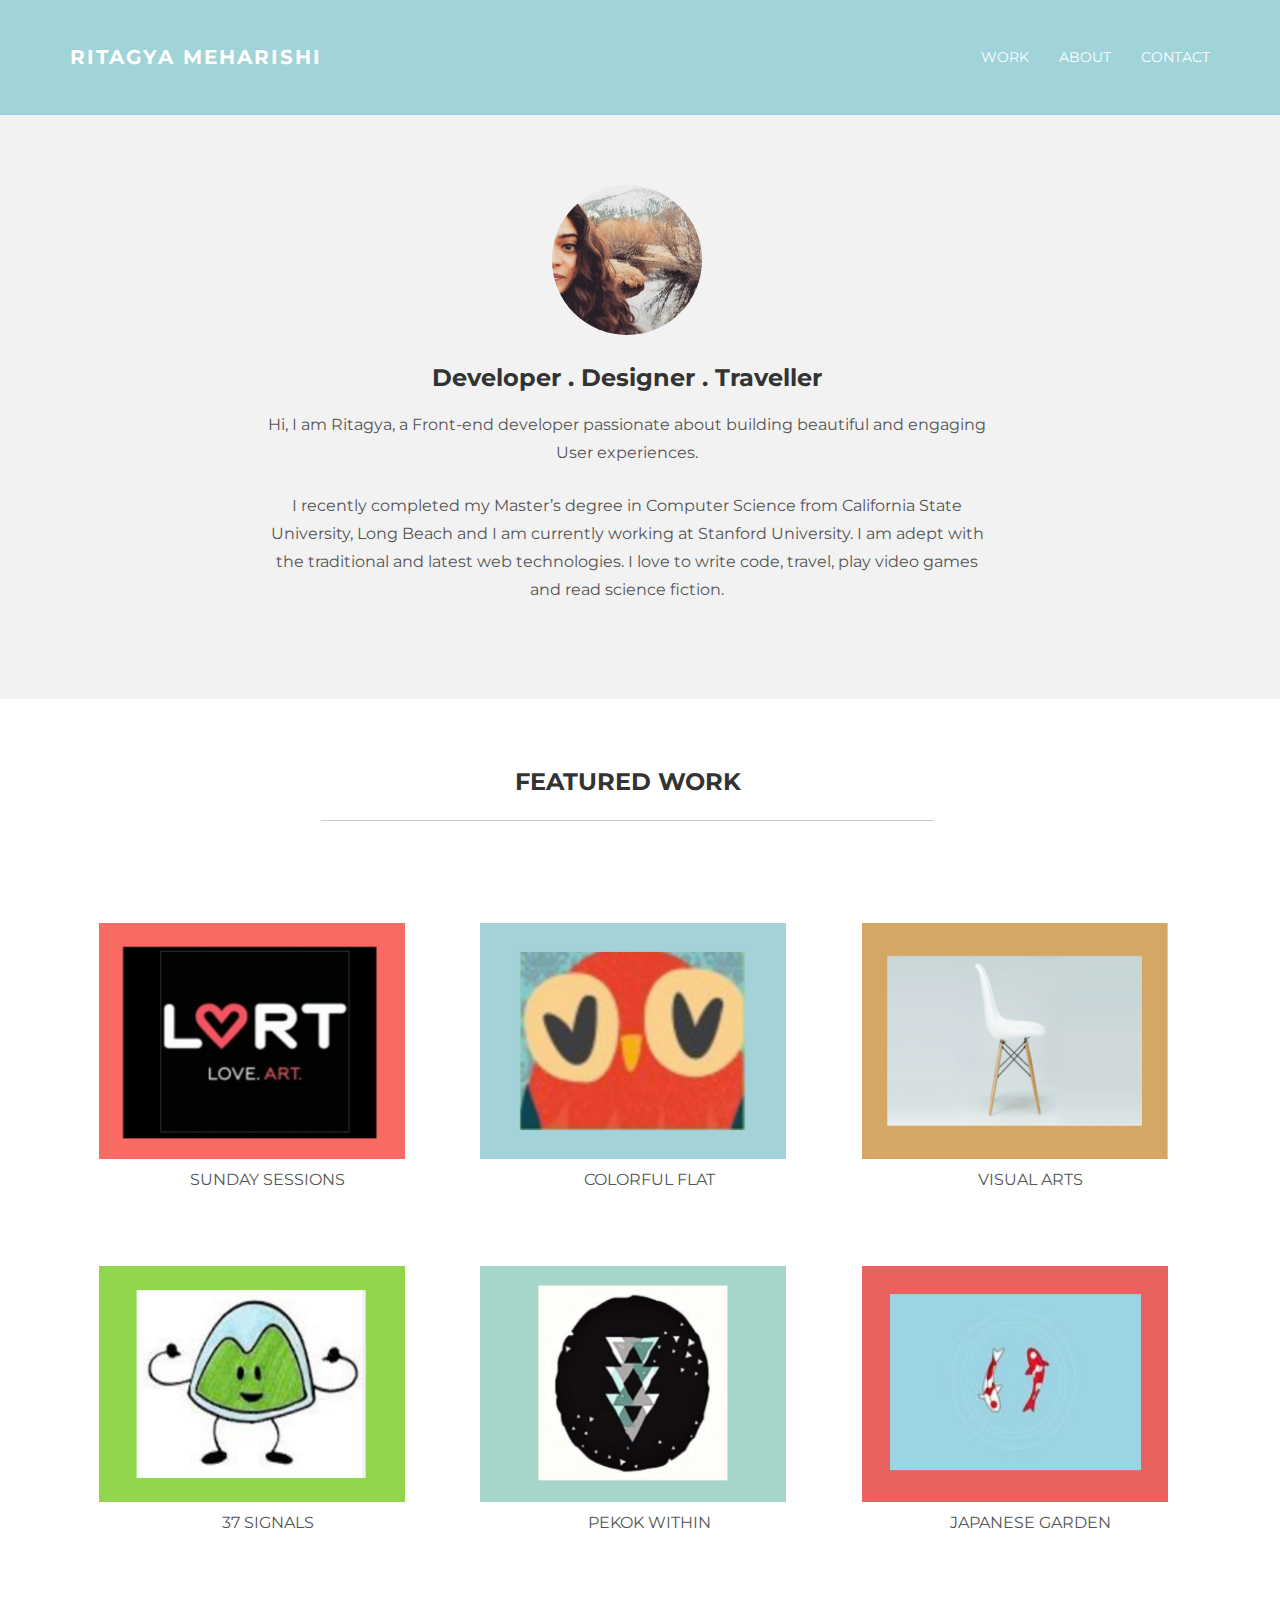
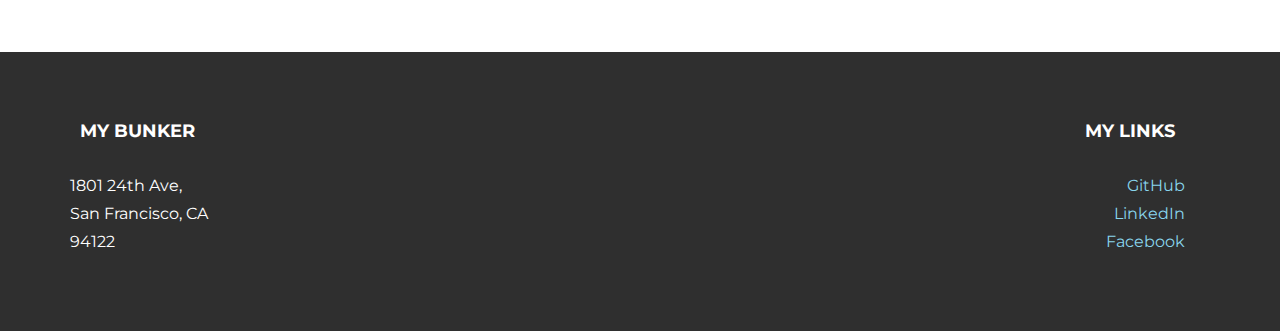
<file: index.html>
<!DOCTYPE html>
<html lang="en">
  <head>
    <meta charset="utf-8">
    <meta http-equiv="X-UA-Compatible" content="IE=edge">
    <meta name="viewport" content="width=device-width, initial-scale=1.0">
    <meta name="description" content="">
    <meta name="author" content="">
    <link rel="shortcut icon" href="../../docs-assets/ico/favicon.png">

    <title>Ritagya Meharishi</title>

    <!-- Bootstrap core CSS -->
    <link href="assets/css/bootstrap.css" rel="stylesheet">


    <!-- Custom styles for this template -->
    <link href="assets/css/main.css" rel="stylesheet">

    <script src="https://code.jquery.com/jquery-1.10.2.min.js"></script>
    <script src="assets/js/hover.zoom.js"></script>
    <script src="assets/js/hover.zoom.conf.js"></script>

    <!-- HTML5 shim and Respond.js IE8 support of HTML5 elements and media queries -->
    <!--[if lt IE 9]>
      <script src="https://oss.maxcdn.com/libs/html5shiv/3.7.0/html5shiv.js"></script>
      <script src="https://oss.maxcdn.com/libs/respond.js/1.3.0/respond.min.js"></script>
    <![endif]-->
  </head>

  <body>

    <!-- Static navbar -->
    <div class="navbar navbar-inverse navbar-static-top">
      <div class="container">
        <div class="navbar-header">
          <button type="button" class="navbar-toggle" data-toggle="collapse" data-target=".navbar-collapse">
            <span class="icon-bar"></span>
            <span class="icon-bar"></span>
            <span class="icon-bar"></span>
          </button>
          <a class="navbar-brand" href="index.html">RITAGYA MEHARISHI</a>
        </div>
        <div class="navbar-collapse collapse">
          <ul class="nav navbar-nav navbar-right">
            <li><a href="#work">Work</a></li>
            <li><a href="about.html">About</a></li>
            <li><a href="contact.html">Contact</a></li>
          </ul>
        </div><!--/.nav-collapse -->
      </div>
    </div>

	<!-- +++++ Welcome Section +++++ -->
	<div id="ww">
	    <div class="container">
			<div class="row">
				<div class="col-lg-8 col-lg-offset-2 centered">
					<img id="rita" src="assets/img/rita.jpg" alt="Ritagya">
					<h3>Developer . Designer . Traveller</h3>
					<p>Hi, I am Ritagya, a Front-end developer passionate about building beautiful and engaging <br> User experiences.</p>
					<p>I recently completed my Master’s degree in Computer Science from California State University, Long Beach and I am currently working at Stanford University. I am adept with the traditional and latest web technologies. I love to write code, travel, play video games and read science fiction.</p>
				
				</div><!-- /col-lg-8 -->
			</div><!-- /row -->
	    </div> <!-- /container -->
	</div><!-- /ww -->
	
	
	<!-- +++++ Projects Section +++++ -->
<div class="row mt">
			<div id="work" class="col-lg-6 col-lg-offset-3 centered">
				<h3>FEATURED WORK</h3>
				<hr>
			</div>
		</div>

	
	<div class="container pt">
		<div class="row mt centered">	
			<div class="col-lg-4">
				<a class="zoom green" href="https://ritagya.github.io/SundaySession/" target="_blank"><img class="img-responsive" src="assets/img/portfolio/lvrt.jpg" alt="lvrt" /></a>
				<p>SUNDAY SESSIONS</p>
			</div>
			<div class="col-lg-4">
				<a class="zoom green" href="https://ritagya.github.io/ColorfulFlat/" target="_blank"><img class="img-responsive" src="assets/img/portfolio/colorfulflat.png" alt="" /></a>
				<p>COLORFUL FLAT</p>
			</div>
			<div class="col-lg-4">
				<a class="zoom green" href="https://ritagya.github.io/VisualArts/" target="_blank"><img class="img-responsive" src="assets/img/portfolio/visual.png" alt="" /></a>
				<p>VISUAL ARTS</p>
			</div>
		</div><!-- /row -->
		<div class="row mt centered">	
			<div class="col-lg-4">
				<a class="zoom green" href="https://ritagya.github.io/37signals/" target="_blank"><img class="img-responsive" src="assets/img/portfolio/37signals.jpeg" alt="" /></a>
				<p>37 SIGNALS</p>
			</div>
			<div class="col-lg-4">
				<a class="zoom green" href="http://pekokwithin.com/" target="_blank"><img class="img-responsive" src="assets/img/portfolio/pekok.jpeg" alt="" /></a>
				<p>PEKOK WITHIN</p>
			</div>
			<div class="col-lg-4">
				<a class="zoom green" href="http://ebmjg.net23.net/" target="_blank"><img class="img-responsive" src="assets/img/portfolio/koi.jpg" alt="" /></a>
				<p>JAPANESE GARDEN</p>
			</div>
		</div><!-- /row -->
	</div><!-- /container -->
	
	
	<!-- +++++ Footer Section +++++ -->
	
	<div id="footer">
		<div class="container">
			<div class="row">
				<div class="col-lg-4">
					<h4>My Bunker</h4>
					<p>
						1801 24th Ave,<br/>
						San Francisco, CA <br/>
						94122
					</p>
				</div><!-- /col-lg-4 -->
				
				<div class="col-lg-4">
					
				</div><!-- /col-lg-4 -->
				
				<div id="links" class="col-lg-4">
					<h4>My Links</h4>
					<p>
						<a href="https://github.com/ritagya" target="_blank">GitHub</a><br/>
						<a href="https://www.linkedin.com/in/ritagya-meharishi-a51b57ab" target="_blank">LinkedIn</a><br/>
						<a href="https://www.facebook.com/ritagya.meharish?fref=ts" target="_blank">Facebook</a>
					</p>
				</div><!-- /col-lg-4 -->
			
			</div>
		
		</div>
	</div>
	

    <!-- Bootstrap core JavaScript
    ================================================== -->
    <!-- Placed at the end of the document so the pages load faster -->
    <script src="assets/js/bootstrap.min.js"></script>
  </body>
</html>
</file>
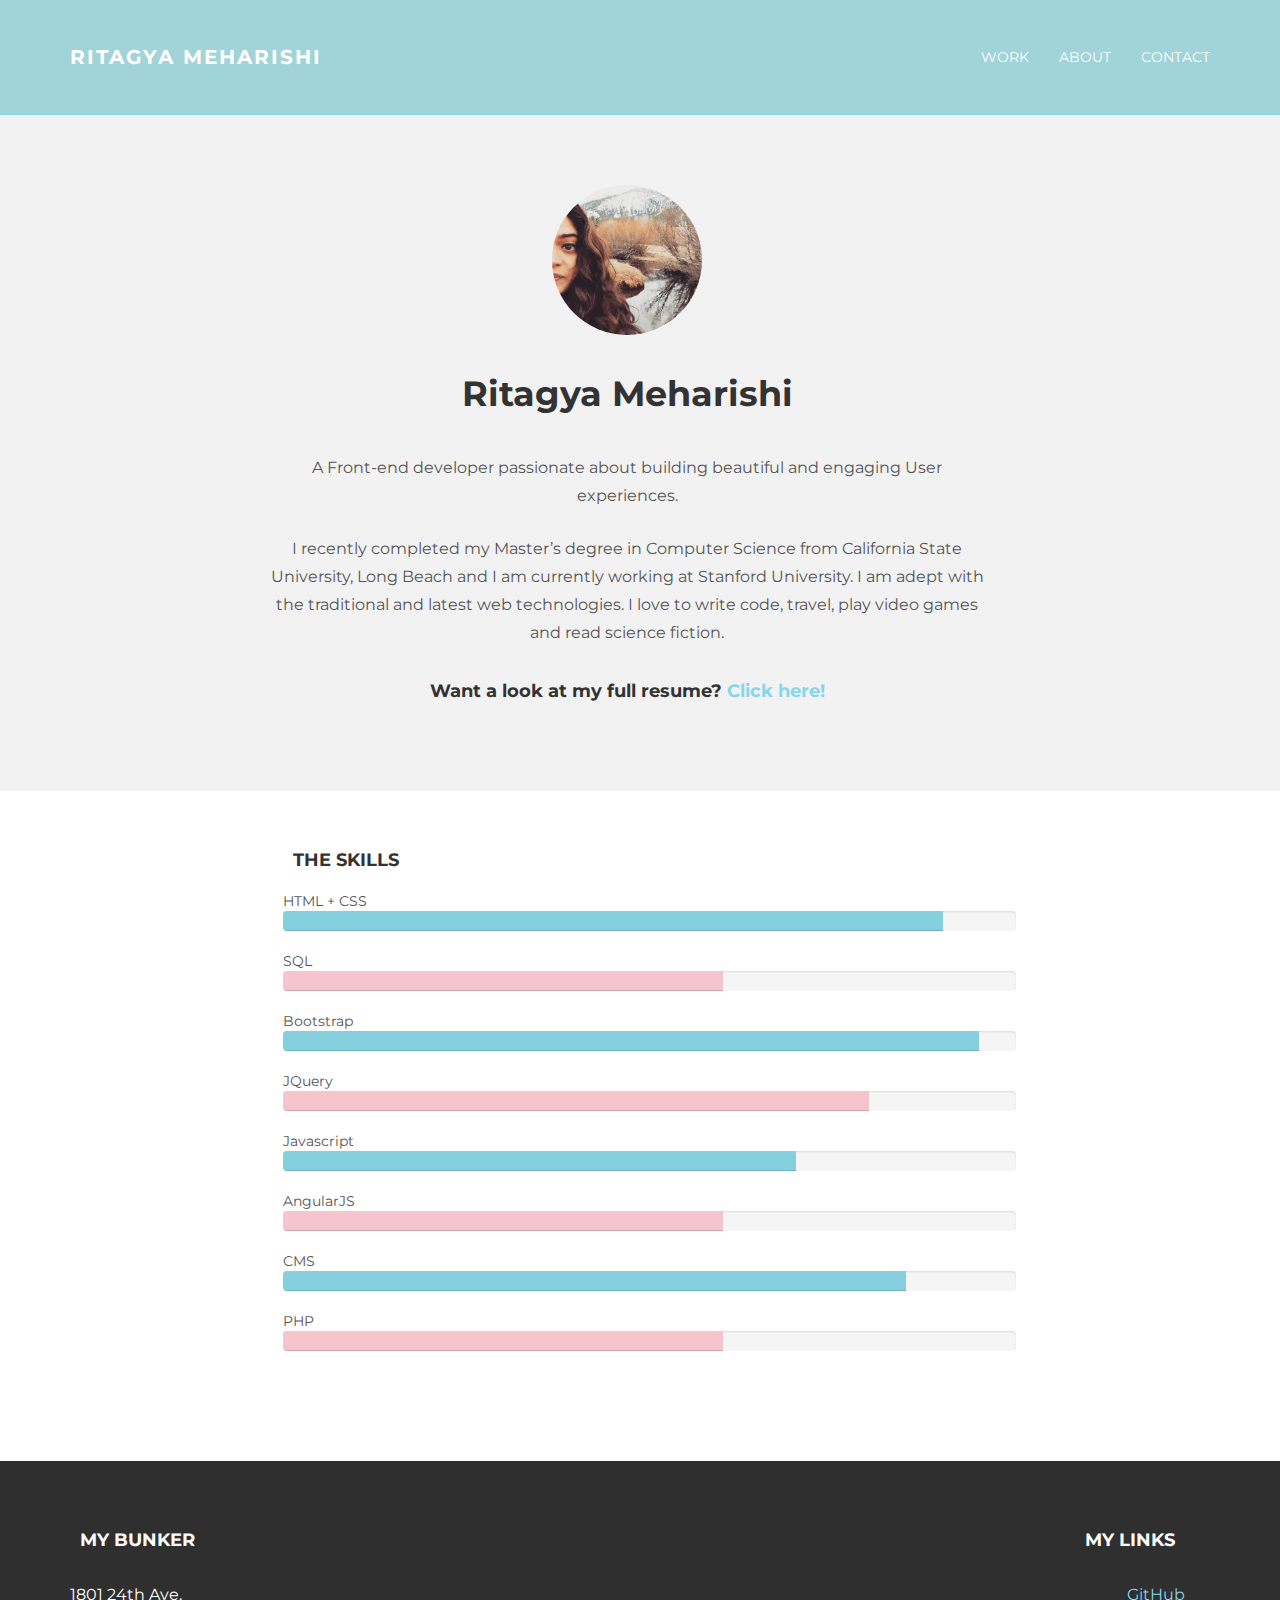
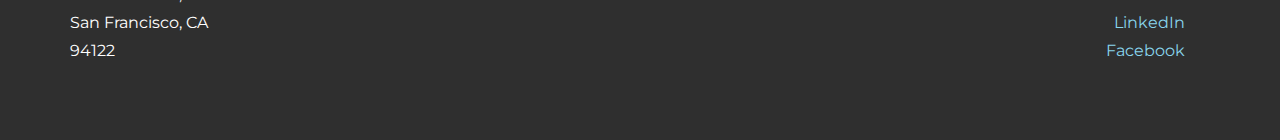
<file: about.html>
<!DOCTYPE html>
<html lang="en">
  <head>
    <meta charset="utf-8">
    <meta http-equiv="X-UA-Compatible" content="IE=edge">
    <meta name="viewport" content="width=device-width, initial-scale=1.0">
    <meta name="description" content="">
    <meta name="author" content="">
    <link rel="shortcut icon" href="../../docs-assets/ico/favicon.png">

    <title>Ritagya Meharishi</title>

    <!-- Bootstrap core CSS -->
    <link href="assets/css/bootstrap.css" rel="stylesheet">


    <!-- Custom styles for this template -->
    <link href="assets/css/main.css" rel="stylesheet">

    <script src="https://code.jquery.com/jquery-1.10.2.min.js"></script>

    <!-- HTML5 shim and Respond.js IE8 support of HTML5 elements and media queries -->
    <!--[if lt IE 9]>
      <script src="https://oss.maxcdn.com/libs/html5shiv/3.7.0/html5shiv.js"></script>
      <script src="https://oss.maxcdn.com/libs/respond.js/1.3.0/respond.min.js"></script>
    <![endif]-->
  </head>

  <body>

    <!-- Static navbar -->
    <div class="navbar navbar-inverse navbar-static-top">
      <div class="container">
        <div class="navbar-header">
          <button type="button" class="navbar-toggle" data-toggle="collapse" data-target=".navbar-collapse">
            <span class="icon-bar"></span>
            <span class="icon-bar"></span>
            <span class="icon-bar"></span>
          </button>
          <a class="navbar-brand" href="index.html">RITAGYA MEHARISHI</a>
        </div>
        <div class="navbar-collapse collapse">
          <ul class="nav navbar-nav navbar-right">
            <li><a href="index.html#work">Work</a></li>
            <li><a href="about.html">About</a></li>
            <li><a href="contact.html">Contact</a></li>
          </ul>
        </div><!--/.nav-collapse -->
      </div>
    </div>

	<!-- +++++ Welcome Section +++++ -->
	<div id="ww">
	    <div class="container">
			<div class="row">
				<div class="col-lg-8 col-lg-offset-2 centered">
					<img id="rita" src="assets/img/rita.jpg" alt="Ritagya">
					<h1>Ritagya Meharishi</h1>
					<p>A Front-end developer passionate about building beautiful and engaging User experiences.</p>
					<p>I recently completed my Master’s degree in Computer Science from California State University, Long Beach and I am currently working at Stanford University. I am adept with the traditional and latest web technologies. I love to write code, travel, play video games and read science fiction.</p>
					<h4>Want a look at my full resume? 
					<a href="assets/Ritagya's Resume.pdf" target="_blank">Click here!</a>
					</h4>
				
				</div><!-- /col-lg-8 -->
			</div><!-- /row -->
	    </div> <!-- /container -->
	</div><!-- /ww -->
	
	
	<!-- +++++ Information Section +++++ -->
	
	<div class="container pt">
		
		<div class="row mt">
			
			<div class="col-lg-8 col-lg-offset-2">
				<h4>THE SKILLS</h4>
				HTML + CSS
				<div class="progress">
					<div class="progress-bar progress-bar-theme-one" role="progressbar" aria-valuenow="60" aria-valuemin="0" aria-valuemax="100" style="width: 90%;">
						<span class="sr-only">90% Complete</span>
					</div>
				</div>

				SQL
				<div class="progress">
					<div class="progress-bar progress-bar-theme-two" role="progressbar" aria-valuenow="80" aria-valuemin="0" aria-valuemax="100" style="width: 60%;">
						<span class="sr-only">60% Complete</span>
					</div>
				</div>
				
				Bootstrap
				<div class="progress">
					<div class="progress-bar progress-bar-theme-one" role="progressbar" aria-valuenow="95" aria-valuemin="0" aria-valuemax="100" style="width: 95%;">
						<span class="sr-only">95% Complete</span>
					</div>
				</div>

				JQuery
				<div class="progress">
					<div class="progress-bar progress-bar-theme-two" role="progressbar" aria-valuenow="60" aria-valuemin="0" aria-valuemax="100" style="width: 80%;">
						<span class="sr-only">80% Complete</span>
					</div>
				</div>

				Javascript
				<div class="progress">
					<div class="progress-bar progress-bar-theme-one" role="progressbar" aria-valuenow="80" aria-valuemin="0" aria-valuemax="100" style="width: 70%;">
						<span class="sr-only">70% Complete</span>
					</div>
				</div>

				AngularJS
				<div class="progress">
					<div class="progress-bar progress-bar-theme-two" role="progressbar" aria-valuenow="60" aria-valuemin="0" aria-valuemax="100" style="width: 60%;">
						<span class="sr-only">60% Complete</span>
					</div>
				</div>

				CMS
				<div class="progress">
					<div class="progress-bar progress-bar-theme-one" role="progressbar" aria-valuenow="60" aria-valuemin="0" aria-valuemax="100" style="width: 85%;">
						<span class="sr-only">85% Complete</span>
					</div>
				</div>

				PHP
				<div class="progress">
					<div class="progress-bar progress-bar-theme-two" role="progressbar" aria-valuenow="95" aria-valuemin="0" aria-valuemax="100" style="width: 60%;">
						<span class="sr-only">60% Complete</span>
					</div>
				</div>

			</div><!-- /col-lg-6 -->
		</div><!-- /row -->
	</div><!-- /container -->
	
	
	<!-- +++++ Footer Section +++++ -->
	
	<div id="footer">
		<div class="container">
			<div class="row">
				<div class="col-lg-4">
					<h4>My Bunker</h4>
					<p>
						1801 24th Ave,<br/>
						San Francisco, CA <br/>
						94122
					</p>
				</div><!-- /col-lg-4 -->
				
				<div class="col-lg-4">
					
				</div><!-- /col-lg-4 -->
				
				<div id="links" class="col-lg-4">
					<h4>My Links</h4>
					<p>
						<a href="https://github.com/ritagya" target="_blank">GitHub</a><br/>
						<a href="https://www.linkedin.com/in/ritagya-meharishi-a51b57ab" target="_blank">LinkedIn</a><br/>
						<a href="https://www.facebook.com/ritagya.meharish?fref=ts" target="_blank">Facebook</a>
					</p>
				</div><!-- /col-lg-4 -->
			
			</div>
		
		</div>
	</div>
	


    <!-- Bootstrap core JavaScript
    ================================================== -->
    <!-- Placed at the end of the document so the pages load faster -->
    <script src="assets/js/bootstrap.min.js"></script>
  </body>
</html>
</file>
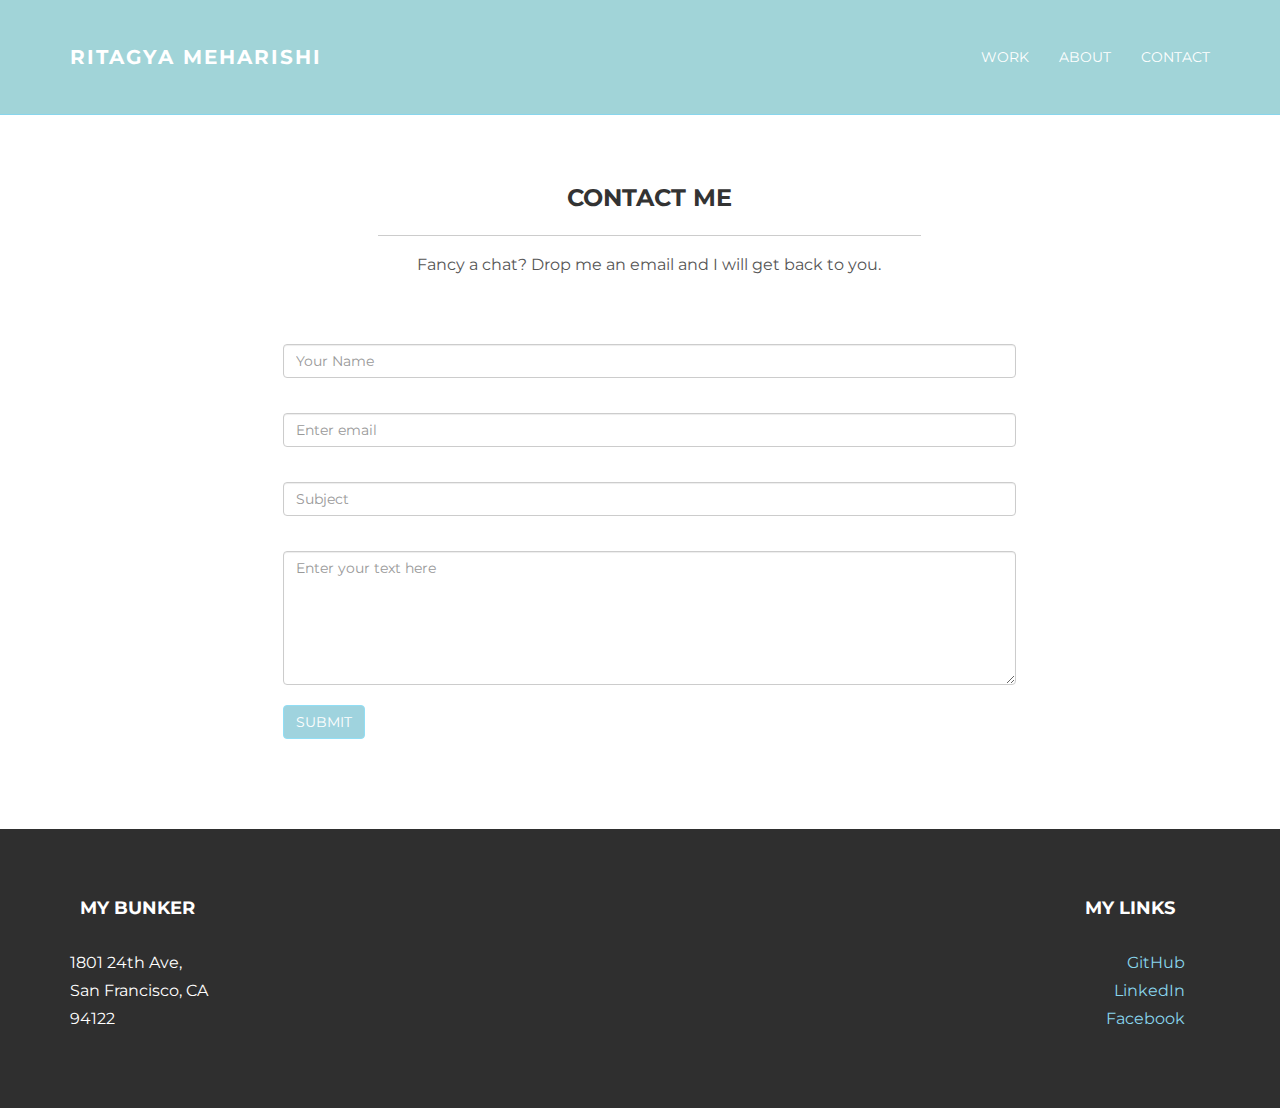
<file: contact.html>
<!DOCTYPE html>
<html lang="en">
  <head>
    <meta charset="utf-8">
    <meta http-equiv="X-UA-Compatible" content="IE=edge">
    <meta name="viewport" content="width=device-width, initial-scale=1.0">
    <meta name="description" content="">
    <meta name="author" content="">
    <link rel="shortcut icon" href="../../docs-assets/ico/favicon.png">

    <title>Ritagya Meharishi</title>
    <!-- Bootstrap core CSS -->
    <link href="assets/css/bootstrap.css" rel="stylesheet">


    <!-- Custom styles for this template -->
    <link href="assets/css/main.css" rel="stylesheet">

    <script src="https://code.jquery.com/jquery-1.10.2.min.js"></script>
    <script src="assets/js/hover.zoom.js"></script>
    <script src="assets/js/hover.zoom.conf.js"></script>

    <!-- HTML5 shim and Respond.js IE8 support of HTML5 elements and media queries -->
    <!--[if lt IE 9]>
      <script src="https://oss.maxcdn.com/libs/html5shiv/3.7.0/html5shiv.js"></script>
      <script src="https://oss.maxcdn.com/libs/respond.js/1.3.0/respond.min.js"></script>
    <![endif]-->
  </head>

  <body>

     <!-- Static navbar -->
    <div class="navbar navbar-inverse navbar-static-top">
      <div class="container">
        <div class="navbar-header">
          <button type="button" class="navbar-toggle" data-toggle="collapse" data-target=".navbar-collapse">
            <span class="icon-bar"></span>
            <span class="icon-bar"></span>
            <span class="icon-bar"></span>
          </button>
          <a class="navbar-brand" href="index.html">RITAGYA MEHARISHI</a>
        </div>
        <div class="navbar-collapse collapse">
          <ul class="nav navbar-nav navbar-right">
            <li><a href="index.html#work">Work</a></li>
            <li><a href="about.html">About</a></li>
            <li><a href="contact.html">Contact</a></li>
          </ul>
        </div><!--/.nav-collapse -->
      </div>
    </div>
	
	<!-- +++++ Contact Section +++++ -->
	
	<div class="container pt">
		<div class="row mt">
			<div class="col-lg-6 col-lg-offset-3 centered">
				<h3>CONTACT ME</h3>
				<hr>
				<p>Fancy a chat? Drop me an email and I will get back to you.</p>
			</div>
		</div>
		<div class="row mt">	
			<div class="col-lg-8 col-lg-offset-2">
				<form role="form">
				  <div class="form-group">
				    <input type="name" class="form-control" id="NameInputEmail1" placeholder="Your Name">
				    <br>
				  </div>
				  <div class="form-group">
				    <input type="email" class="form-control" id="exampleInputEmail1" placeholder="Enter email">
				    <br>
				  </div>
				  <div class="form-group">
				    <input type="email" class="form-control" id="subjectEmail1" placeholder="Subject">
				    <br>
				  </div>
				  <textarea class="form-control" rows="6" placeholder="Enter your text here"></textarea>
				    <br>
				  <button type="submit" class="btn btn-success">SUBMIT</button>
				</form>    			
			</div>
		</div><!-- /row -->
	</div><!-- /container -->
	
	
	<!-- +++++ Footer Section +++++ -->
	
	<div id="footer">
		<div class="container">
			<div class="row">
				<div class="col-lg-4">
					<h4>My Bunker</h4>
					<p>
						1801 24th Ave,<br/>
						San Francisco, CA <br/>
						94122
					</p>
				</div><!-- /col-lg-4 -->
				
				<div class="col-lg-4">
					
				</div><!-- /col-lg-4 -->
				
				<div id="links" class="col-lg-4">
					<h4>My Links</h4>
					<p>
						<a href="https://github.com/ritagya" target="_blank">GitHub</a><br/>
						<a href="https://www.linkedin.com/in/ritagya-meharishi-a51b57ab" target="_blank">LinkedIn</a><br/>
						<a href="https://www.facebook.com/ritagya.meharish?fref=ts" target="_blank">Facebook</a>
					</p>
				</div><!-- /col-lg-4 -->
			
			</div>
		
		</div>
	</div>
	

    <!-- Bootstrap core JavaScript
    ================================================== -->
    <!-- Placed at the end of the document so the pages load faster -->
    <script src="assets/js/bootstrap.min.js"></script>
  </body>
</html>
</file>
<file: assets/css/main.css>
/*
 * Author: Carlos Alvarez
 * URL: http://alvarez.is
 *
 * Project Name: STANLEY - Free Bootstrap 3 Theme
 * Version: 1.0
 * URL: http://blacktie.co
 */

@import url(http://fonts.googleapis.com/css?family=Montserrat:400,700);

body {
  	background-color: #ffffff;
  	font-family: 'Montserrat', sans-serif;
    font-weight: 400;
    font-size: 14px;
    color: #555;

    -webkit-font-smoothing: antialiased;
    -webkit-overflow-scrolling: touch;
}

/* Titles */
h1, h2, h3, h4, h5, h6 {
	font-family: 'Montserrat', sans-serif;
    font-weight: 700;
    color: #333;
    padding: 10px;
}

h1 {
	font-size: 35px;
	margin-top: 30px;
	margin-bottom: 30px;
}



/* Paragraph & Typographic */
p {
    line-height: 28px;
    margin-bottom: 25px;
    font-size: 16px;
}

.centered {
    text-align: center;
}

/* Links */
a {
    color: #88d5ec;
    word-wrap: break-word;

    -webkit-transition: color 0.1s ease-in, background 0.1s ease-in;
    -moz-transition: color 0.1s ease-in, background 0.1s ease-in;
    -ms-transition: color 0.1s ease-in, background 0.1s ease-in;
    -o-transition: color 0.1s ease-in, background 0.1s ease-in;
    transition: color 0.1s ease-in, background 0.1s ease-in;
}

a:hover,
a:focus {
    color: #7b7b7b;
    text-decoration: none;
    outline: 0;
}

a:before,
a:after {
    -webkit-transition: color 0.1s ease-in, background 0.1s ease-in;
    -moz-transition: color 0.1s ease-in, background 0.1s ease-in;
    -ms-transition: color 0.1s ease-in, background 0.1s ease-in;
    -o-transition: color 0.1s ease-in, background 0.1s ease-in;
    transition: color 0.1s ease-in, background 0.1s ease-in;
}

 hr {
    display: block;
    height: 1px;
    border: 0;
    border-top: 1px solid #ccc;
    margin: 1em 0;
    padding: 0;
}


.navbar {
	text-transform: uppercase;
	margin-bottom: 0px;
}

.navbar-inverse {
	padding-bottom: 2.5%;
    padding-top: 2.5%;
}

.navbar-inverse {
    background-color: #a1d4d8;
    border-color: #88d5ec;
}

.navbar-inverse .navbar-nav > li > a {
	color: white;
}

.navbar-inverse .navbar-nav > li > a:hover {
	color: #222222;
}

.navbar-brand {
	font-weight: 700;
	font-size: 20px;
	letter-spacing: 2px;
}

.navbar-inverse .navbar-brand {
	color: white;
}

.navbar-inverse .navbar-toggle {
	border-color: transparent;
}

.progress-bar-theme-one {
  background-color: #85cfde;
}
.progress-bar-theme-two {
  background-color: #f5c4cc;
}


/* Helpers */

.mt {
	margin-top: 40px;
	margin-bottom: 40px;
}

.pt {
	padding-bottom: 50px;
	margin-left: 6%;
}


/* +++++ WRAP SECTIONS +++++ */

#ww {
	padding-top: 70px;
	padding-bottom: 70px;
	background-color: #f2f2f2;
}


#footer {
	background-color: #2f2f2f;
	padding-top: 50px;
	padding-bottom: 50px; 
}

#footer p {
	color: white;
}

#footer h4 {
	color: white;
	text-transform: uppercase;
	padding-bottom: 20px;
}


/* +++++ Color Wraps / Blog Page +++++ */

#grey {
	padding-top: 60px;
	padding-bottom: 60px;
	background-color: #f2f2f2;
}

#white {
	padding-top: 60px;
	padding-bottom: 60px;
	background-color: #ffffff;
}



/* Blog Date*/
bd {
	font-size: 12px;
	text-transform: uppercase;
	color: #d2d2d2;
	font-weight: 700;
}

/* Blog Author*/
ba {
	font-size: 12px;
	text-transform: uppercase;
}

/* Blog Quote */
.bq {
	font-size: 22px;
	padding-top: 30px;
}

/* Blog Tags */
bt {
	font-size: 12px;
}

/* ================== PORTFOLIO IMAGES HOVER EFFECT ================== */
/* Effects also are controled by hover.zoom.js */
.zoom { 
    display:block; 
    position:relative; 
    overflow:hidden; 
    background:transparent url(../img/loader.gif) no-repeat center;
}


    .zoomOverlay {
        position:absolute;
        top:0; left:0;
        bottom:0; right:0;
        display:none;
        background-image:url(../img/zoom.png);
        background-repeat:no-repeat;
        background-position:center;
    }

.zoom2 {
	opacity: 1;
}

.zoom2:hover {
	opacity: 0.5;
}

/* glyphicon Configuration */

.glyphicon {
	font-size: 40px;
	color: #1abc9c;
}

/*additionaly styling*/
img#rita {
    border-radius: 50%;
    height: 150px;
}
.img-responsive{
	height: 250px;
	width: 320px;
	padding: 2%;
}
div#links {
    text-align: right;
}
.row {
    margin-right: 10px;
}
.btn-success {
    color: #ffffff;
    background-color: #9fd3de;
    border-color: #91def5;
}
strong[style] { background-color: blue !important; }
</file>
